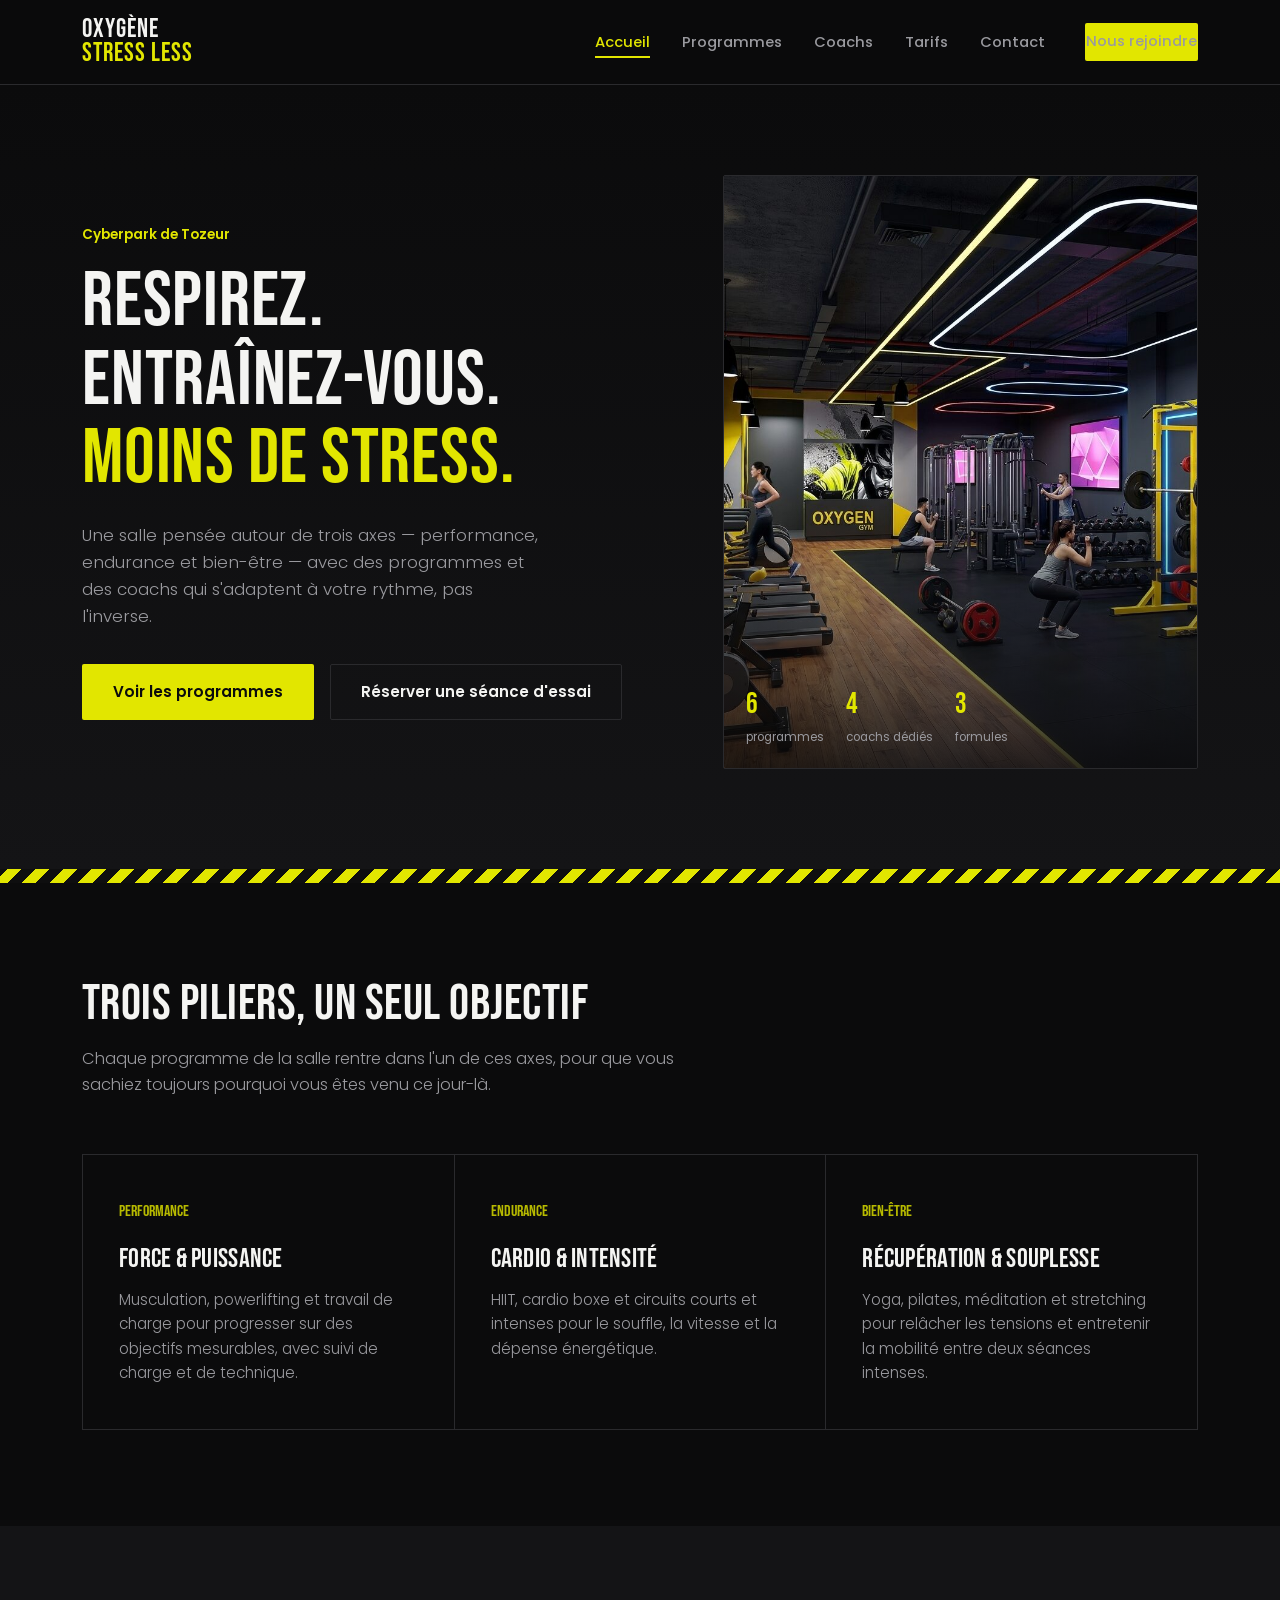
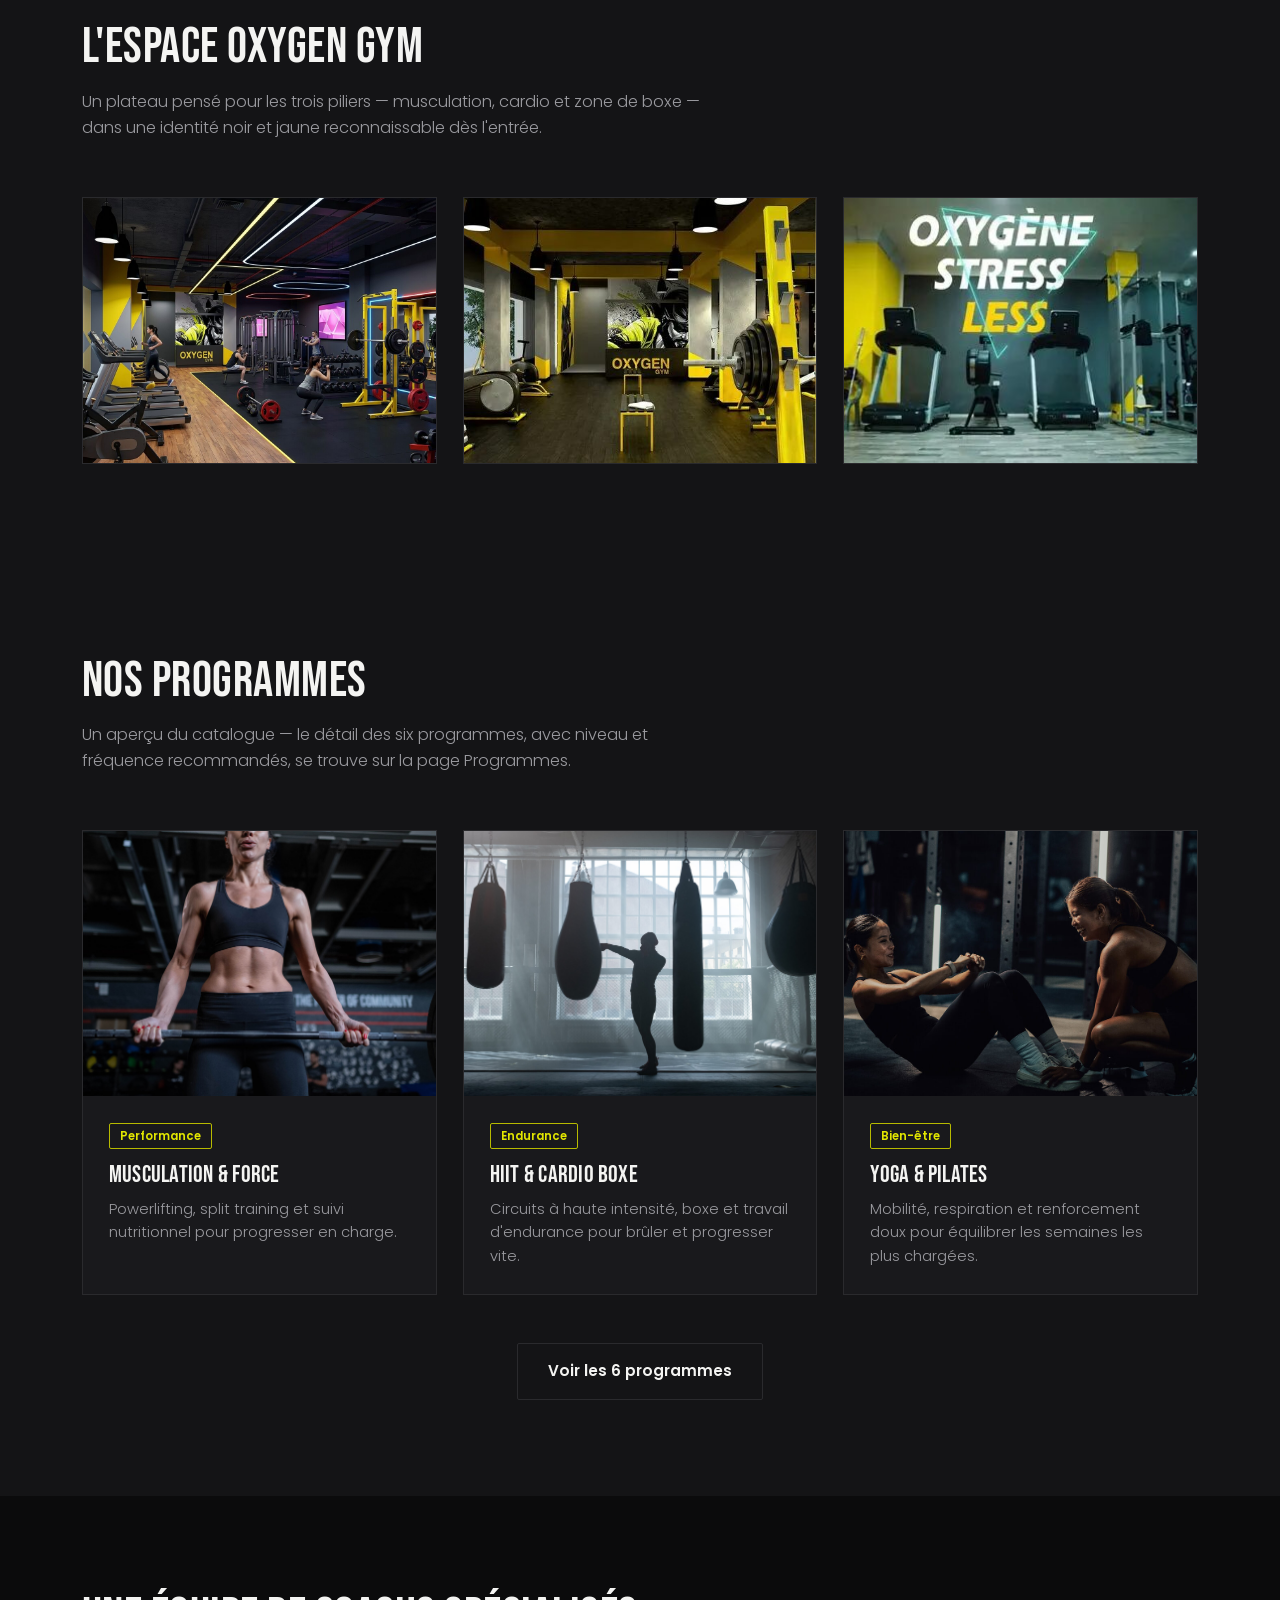
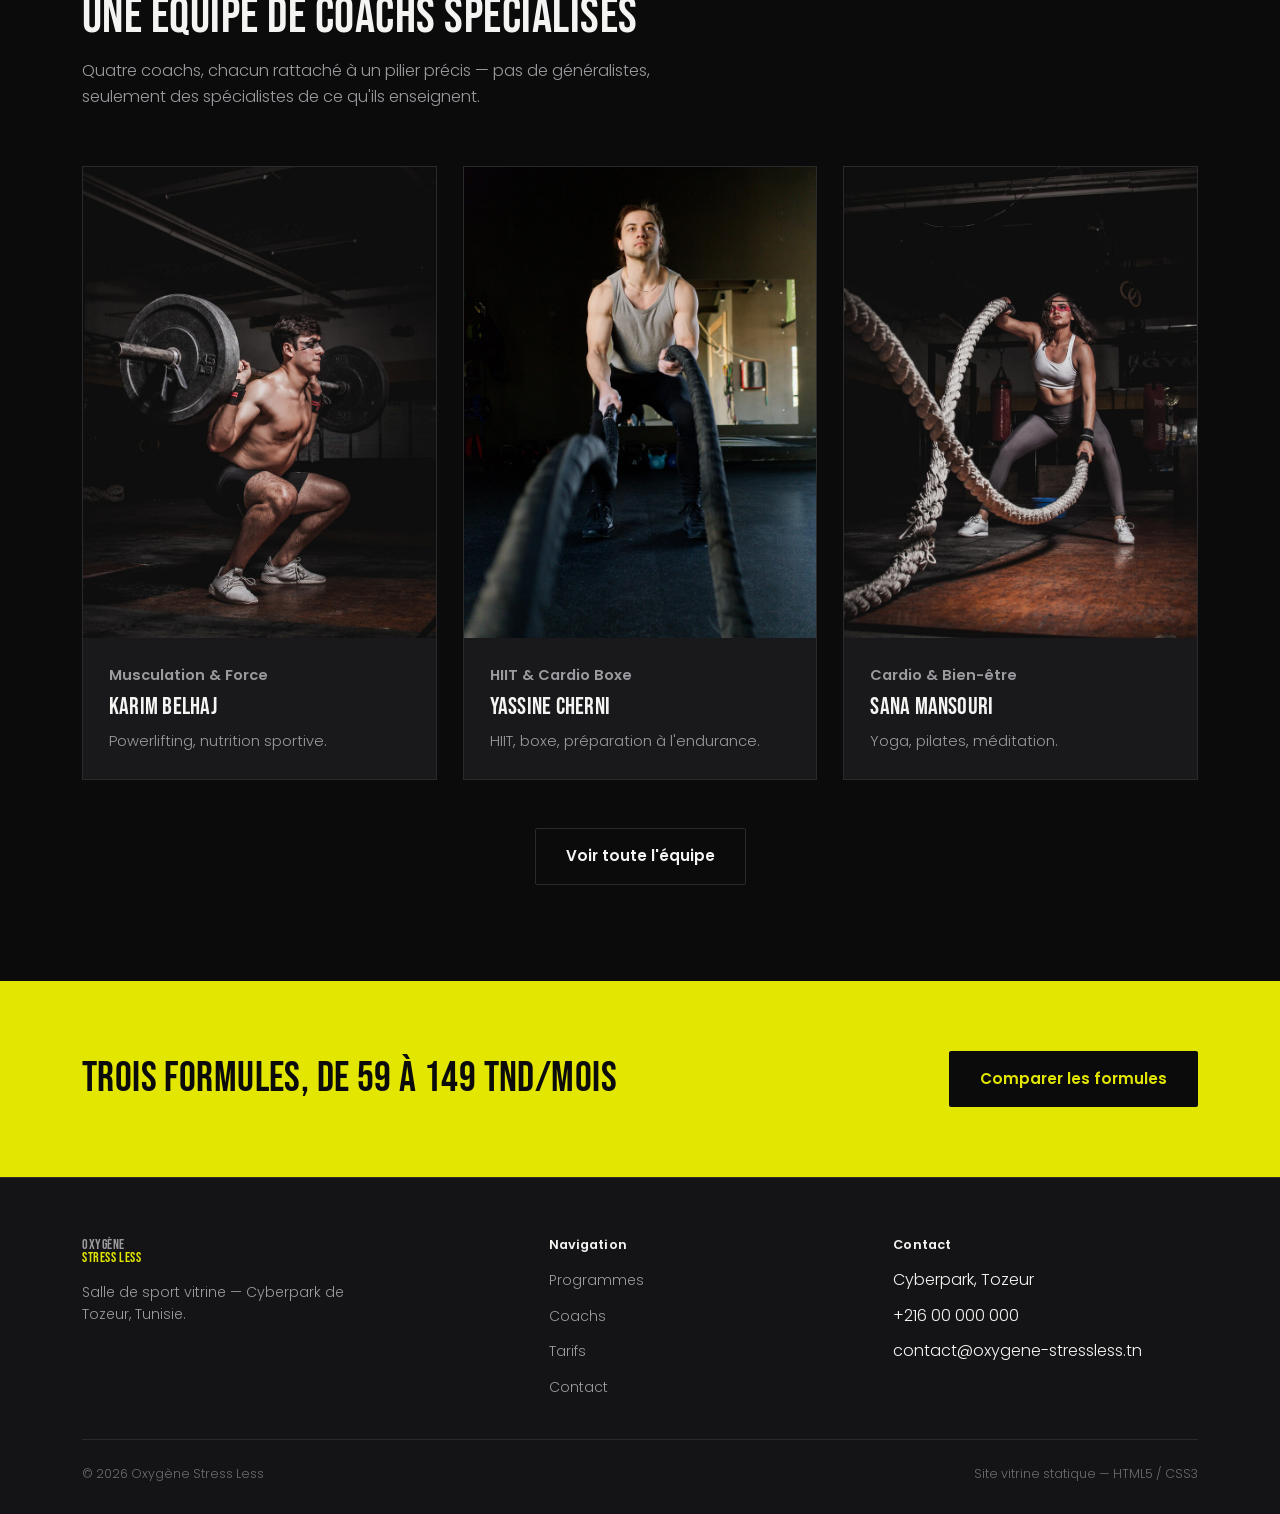
<file: index.html>
<!doctype html>
<html lang="fr">
<head>
<meta charset="UTF-8">
<meta name="viewport" content="width=device-width, initial-scale=1.0">
<title>Oxygène Stress Less — Salle de sport à Tozeur</title>
<meta name="description" content="Salle de sport Oxygène Stress Less au Cyberpark de Tozeur. Programmes de performance, endurance et bien-être avec coachs spécialisés.">
<link rel="stylesheet" href="assets/css/style.css">
</head>
<body>

<header class="site-header">
  <div class="container">
    <a href="index.html" class="brand"><span>OXYGÈNE</span><span>STRESS LESS</span></a>
    <nav class="main-nav" id="main-nav">
      <ul>
        <li><a href="index.html" aria-current="page">Accueil</a></li>
        <li><a href="programmes.html">Programmes</a></li>
        <li><a href="coachs.html">Coachs</a></li>
        <li><a href="tarifs.html">Tarifs</a></li>
        <li><a href="contact.html">Contact</a></li>
      </ul>
      <a href="contact.html" class="btn btn-solid">Nous rejoindre</a>
    </nav>
    <button class="nav-toggle" id="nav-toggle" aria-label="Ouvrir le menu" aria-expanded="false">☰</button>
  </div>
</header>

<section class="hero">
  <div class="container">
    <div class="hero-copy">
      <p class="hero-eyebrow">Cyberpark de Tozeur</p>
      <h1>Respirez.<br>Entraînez-vous.<br><em>Moins de stress.</em></h1>
      <p class="lead">Une salle pensée autour de trois axes — performance, endurance et bien-être — avec des programmes et des coachs qui s'adaptent à votre rythme, pas l'inverse.</p>
      <div class="hero-ctas">
        <a href="programmes.html" class="btn btn-solid">Voir les programmes</a>
        <a href="contact.html" class="btn btn-outline">Réserver une séance d'essai</a>
      </div>
    </div>
    <div class="hero-media">
      <img src="assets/img/oxygen-render-1.jpg" alt="Plateau de musculation Oxygen Gym, ambiance noir et jaune">
      <div class="hero-stats">
        <div>6<small>programmes</small></div>
        <div>4<small>coachs dédiés</small></div>
        <div>3<small>formules</small></div>
      </div>
    </div>
  </div>
</section>

<div class="hazard-strip"></div>

<section>
  <div class="container">
    <div class="section-head">
      <h2>Trois piliers, un seul objectif</h2>
      <p>Chaque programme de la salle rentre dans l'un de ces axes, pour que vous sachiez toujours pourquoi vous êtes venu ce jour-là.</p>
    </div>
    <div class="pillars">
      <div class="pillar">
        <span class="num">Performance</span>
        <h3>Force &amp; puissance</h3>
        <p>Musculation, powerlifting et travail de charge pour progresser sur des objectifs mesurables, avec suivi de charge et de technique.</p>
      </div>
      <div class="pillar">
        <span class="num">Endurance</span>
        <h3>Cardio &amp; intensité</h3>
        <p>HIIT, cardio boxe et circuits courts et intenses pour le souffle, la vitesse et la dépense énergétique.</p>
      </div>
      <div class="pillar">
        <span class="num">Bien-être</span>
        <h3>Récupération &amp; souplesse</h3>
        <p>Yoga, pilates, méditation et stretching pour relâcher les tensions et entretenir la mobilité entre deux séances intenses.</p>
      </div>
    </div>
  </div>
</section>

<section class="section-alt">
  <div class="container">
    <div class="section-head">
      <h2>L'espace Oxygen Gym</h2>
      <p>Un plateau pensé pour les trois piliers — musculation, cardio et zone de boxe — dans une identité noir et jaune reconnaissable dès l'entrée.</p>
    </div>
    <div class="grid-3">
      <div class="card">
        <div class="card-media"><img src="assets/img/oxygen-render-1.jpg" alt="Plateau de musculation et zone cardio, ambiance noir et jaune"></div>
      </div>
      <div class="card">
        <div class="card-media"><img src="assets/img/oxygen-render-2.jpg" alt="Entrée et zone d'accueil de la salle, signalétique Oxygen Gym"></div>
      </div>
      <div class="card">
        <div class="card-media"><img src="assets/img/oxygen-neon-sign.jpg" alt="Enseigne lumineuse Oxygène Stress Less au-dessus des tapis de course"></div>
      </div>
    </div>
  </div>
</section>

<section class="section-alt">
  <div class="container">
    <div class="section-head">
      <h2>Nos programmes</h2>
      <p>Un aperçu du catalogue — le détail des six programmes, avec niveau et fréquence recommandés, se trouve sur la page Programmes.</p>
    </div>
    <div class="grid-3">
      <div class="card">
        <div class="card-media"><img src="assets/img/deadlift2.jpeg" alt="Séance de musculation et de force"></div>
        <div class="card-body">
          <span class="card-tag">Performance</span>
          <h3>Musculation &amp; Force</h3>
          <p>Powerlifting, split training et suivi nutritionnel pour progresser en charge.</p>
        </div>
      </div>
      <div class="card">
        <div class="card-media"><img src="assets/img/boxing.jpeg" alt="Séance de cardio boxe sur sacs de frappe"></div>
        <div class="card-body">
          <span class="card-tag">Endurance</span>
          <h3>HIIT &amp; Cardio Boxe</h3>
          <p>Circuits à haute intensité, boxe et travail d'endurance pour brûler et progresser vite.</p>
        </div>
      </div>
      <div class="card">
        <div class="card-media"><img src="assets/img/situps.jpeg" alt="Séance de renforcement et bien-être en duo"></div>
        <div class="card-body">
          <span class="card-tag">Bien-être</span>
          <h3>Yoga &amp; Pilates</h3>
          <p>Mobilité, respiration et renforcement doux pour équilibrer les semaines les plus chargées.</p>
        </div>
      </div>
    </div>
    <div class="section-cta">
      <a href="programmes.html" class="btn btn-outline">Voir les 6 programmes</a>
    </div>
  </div>
</section>

<section>
  <div class="container">
    <div class="section-head">
      <h2>Une équipe de coachs spécialisés</h2>
      <p>Quatre coachs, chacun rattaché à un pilier précis — pas de généralistes, seulement des spécialistes de ce qu'ils enseignent.</p>
    </div>
    <div class="grid-3">
      <div class="card coach-card">
        <div class="card-media"><img src="assets/img/coach-karim.jpeg" alt="Karim Belhaj, coach musculation et force"></div>
        <div class="card-body">
          <p class="coach-role">Musculation &amp; Force</p>
          <h3>Karim Belhaj</h3>
          <p>Powerlifting, nutrition sportive.</p>
        </div>
      </div>
      <div class="card coach-card">
        <div class="card-media"><img src="assets/img/coach-yassine.jpeg" alt="Yassine Cherni, coach HIIT et cardio boxe"></div>
        <div class="card-body">
          <p class="coach-role">HIIT &amp; Cardio Boxe</p>
          <h3>Yassine Cherni</h3>
          <p>HIIT, boxe, préparation à l'endurance.</p>
        </div>
      </div>
      <div class="card coach-card">
        <div class="card-media"><img src="assets/img/coach-sana.jpeg" alt="Sana Mansouri, coach bien-être"></div>
        <div class="card-body">
          <p class="coach-role">Cardio &amp; Bien-être</p>
          <h3>Sana Mansouri</h3>
          <p>Yoga, pilates, méditation.</p>
        </div>
      </div>
    </div>
    <div class="section-cta">
      <a href="coachs.html" class="btn btn-outline">Voir toute l'équipe</a>
    </div>
  </div>
</section>

<div class="cta-band">
  <div class="container">
    <h2>Trois formules, de 59 à 149 TND/mois</h2>
    <a href="tarifs.html" class="btn btn-solid">Comparer les formules</a>
  </div>
</div>

<footer class="site-footer">
  <div class="container">
    <div class="footer-grid">
      <div>
        <a href="index.html" class="brand"><span>OXYGÈNE</span><span>STRESS LESS</span></a>
        <p style="margin-top:16px; max-width:32ch;">Salle de sport vitrine — Cyberpark de Tozeur, Tunisie.</p>
      </div>
      <div>
        <h4>Navigation</h4>
        <ul>
          <li><a href="programmes.html">Programmes</a></li>
          <li><a href="coachs.html">Coachs</a></li>
          <li><a href="tarifs.html">Tarifs</a></li>
          <li><a href="contact.html">Contact</a></li>
        </ul>
      </div>
      <div>
        <h4>Contact</h4>
        <ul>
          <li>Cyberpark, Tozeur</li>
          <li>+216 00 000 000</li>
          <li>contact@oxygene-stressless.tn</li>
        </ul>
      </div>
    </div>
    <div class="footer-bottom">
      <span>© 2026 Oxygène Stress Less</span>
      <span>Site vitrine statique — HTML5 / CSS3</span>
    </div>
  </div>
</footer>

<script>
  const t = document.getElementById('nav-toggle');
  const n = document.getElementById('main-nav');
  t.addEventListener('click', () => {
    const open = n.classList.toggle('open');
    t.setAttribute('aria-expanded', open);
  });
</script>
</body>
</html>
</file>
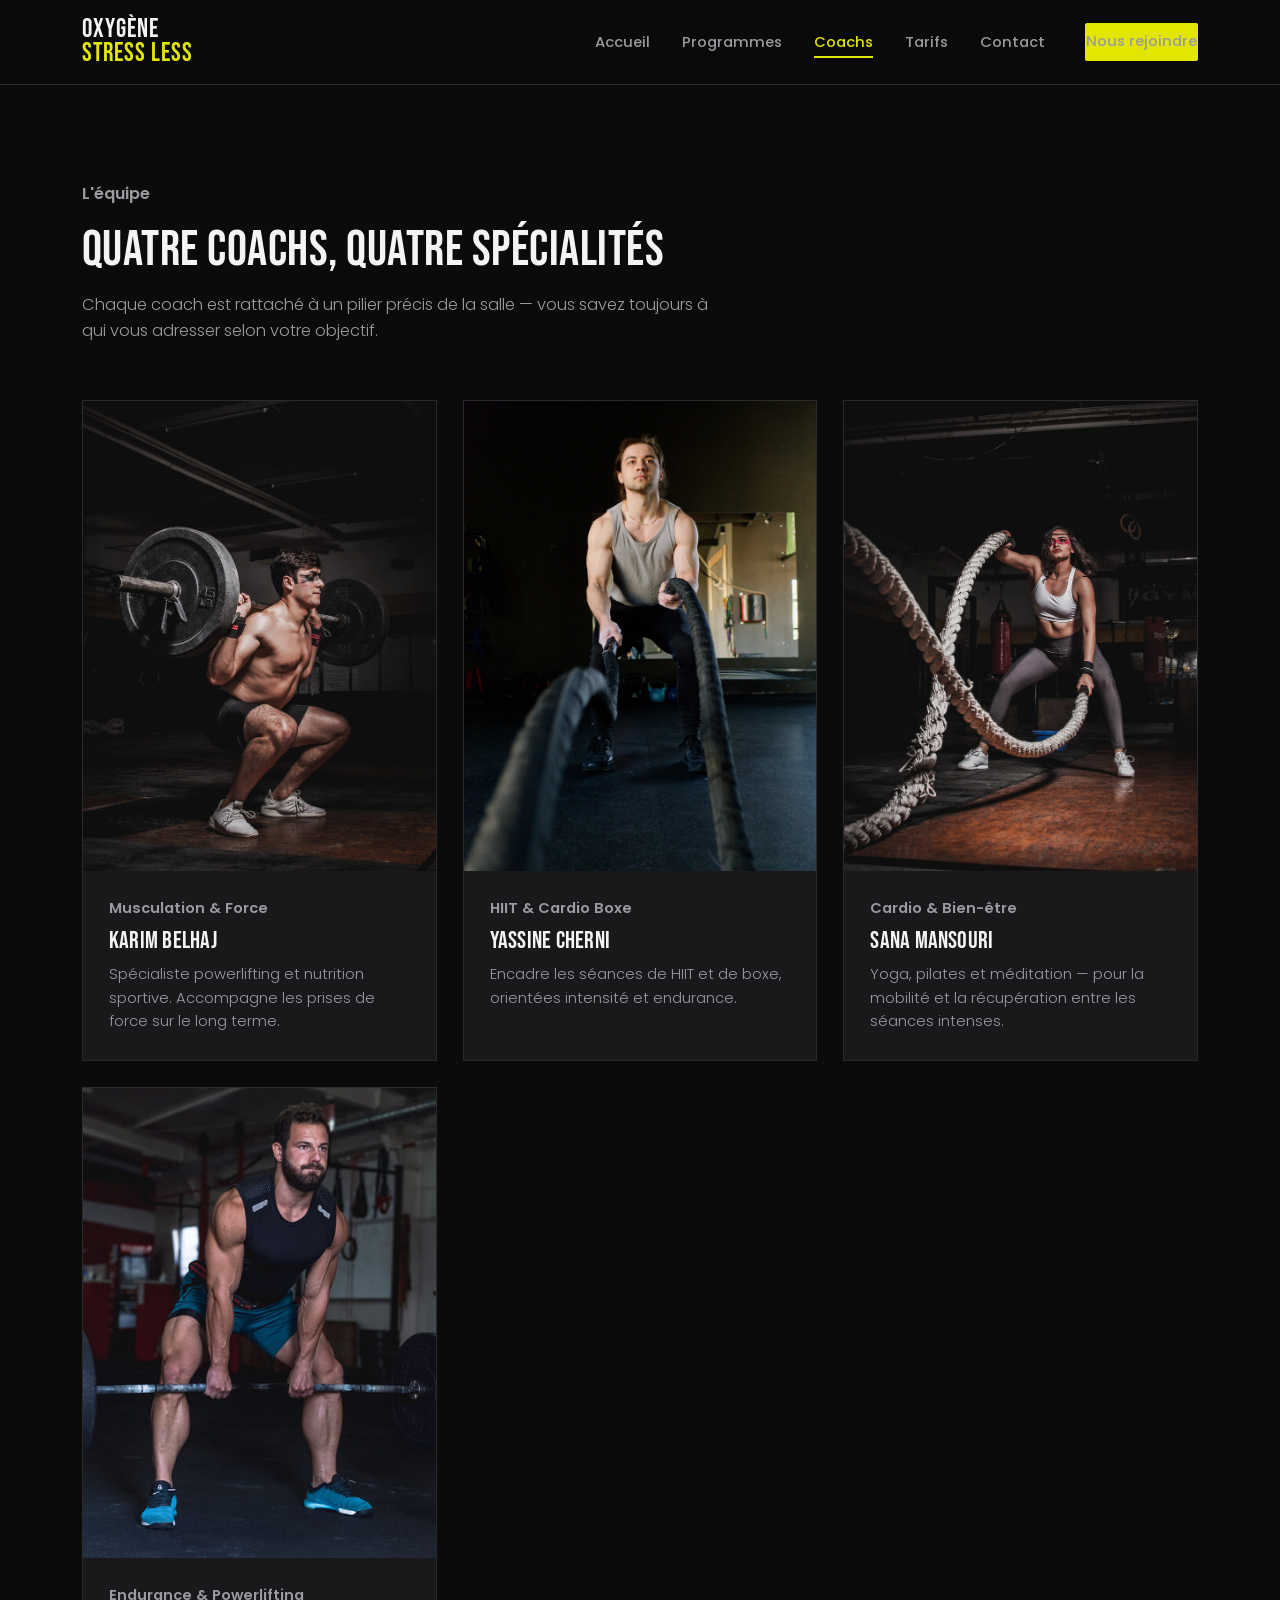
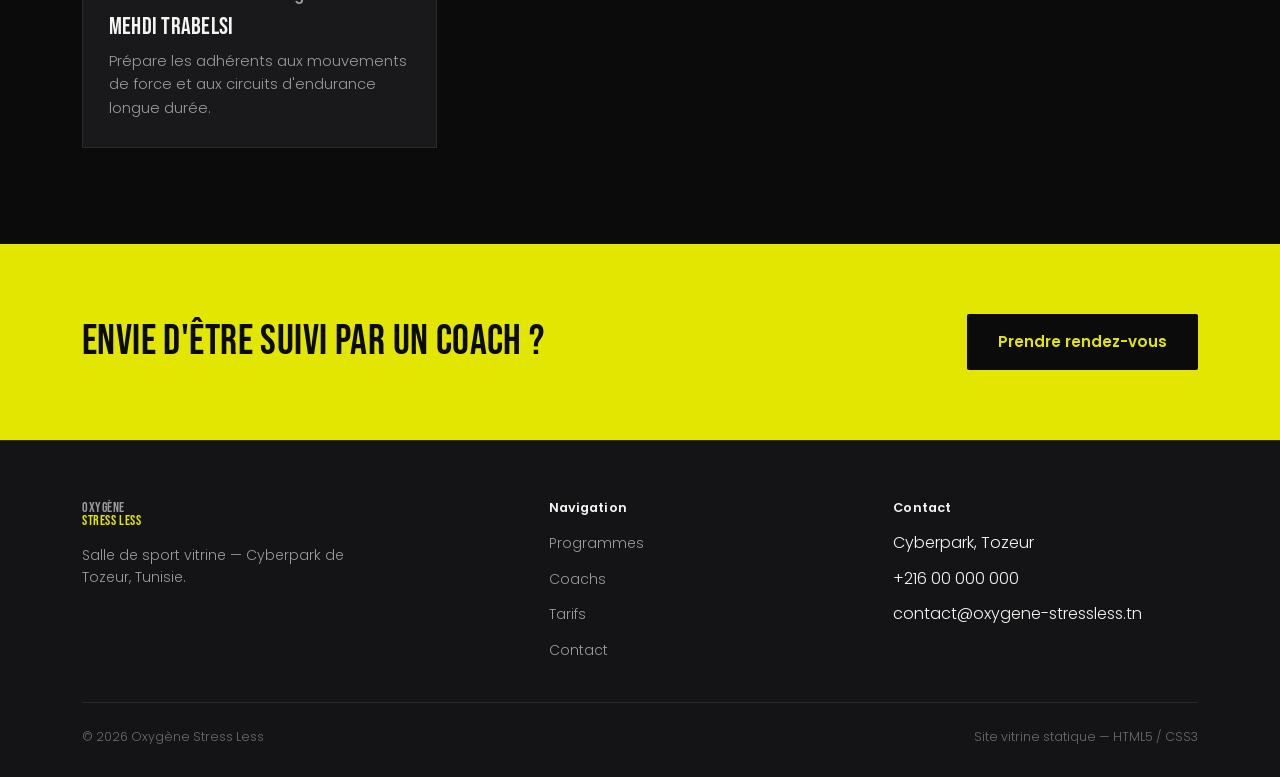
<file: coachs.html>
<!doctype html>
<html lang="fr">
<head>
<meta charset="UTF-8">
<meta name="viewport" content="width=device-width, initial-scale=1.0">
<title>Coachs — Oxygène Stress Less</title>
<meta name="description" content="L'équipe de coachs spécialisés de la salle Oxygène Stress Less au Cyberpark de Tozeur.">
<link rel="stylesheet" href="assets/css/style.css">
</head>
<body>

<header class="site-header">
  <div class="container">
    <a href="index.html" class="brand"><span>OXYGÈNE</span><span>STRESS LESS</span></a>
    <nav class="main-nav" id="main-nav">
      <ul>
        <li><a href="index.html">Accueil</a></li>
        <li><a href="programmes.html">Programmes</a></li>
        <li><a href="coachs.html" aria-current="page">Coachs</a></li>
        <li><a href="tarifs.html">Tarifs</a></li>
        <li><a href="contact.html">Contact</a></li>
      </ul>
      <a href="contact.html" class="btn btn-solid">Nous rejoindre</a>
    </nav>
    <button class="nav-toggle" id="nav-toggle" aria-label="Ouvrir le menu" aria-expanded="false">☰</button>
  </div>
</header>

<section style="padding-bottom:40px;">
  <div class="container">
    <div class="section-head" style="margin-bottom:16px;">
      <p class="hero-eyebrow">L'équipe</p>
      <h2>Quatre coachs, quatre spécialités</h2>
      <p>Chaque coach est rattaché à un pilier précis de la salle — vous savez toujours à qui vous adresser selon votre objectif.</p>
    </div>
  </div>
</section>

<section style="padding-top:0;">
  <div class="container">
    <div class="grid-3">
      <div class="card coach-card">
        <div class="card-media"><img src="assets/img/coach-karim.jpeg" alt="Karim Belhaj, coach musculation et force"></div>
        <div class="card-body">
          <p class="coach-role">Musculation &amp; Force</p>
          <h3>Karim Belhaj</h3>
          <p>Spécialiste powerlifting et nutrition sportive. Accompagne les prises de force sur le long terme.</p>
        </div>
      </div>
      <div class="card coach-card">
        <div class="card-media"><img src="assets/img/coach-yassine.jpeg" alt="Yassine Cherni, coach HIIT et cardio boxe"></div>
        <div class="card-body">
          <p class="coach-role">HIIT &amp; Cardio Boxe</p>
          <h3>Yassine Cherni</h3>
          <p>Encadre les séances de HIIT et de boxe, orientées intensité et endurance.</p>
        </div>
      </div>
      <div class="card coach-card">
        <div class="card-media"><img src="assets/img/coach-sana.jpeg" alt="Sana Mansouri, coach bien-être"></div>
        <div class="card-body">
          <p class="coach-role">Cardio &amp; Bien-être</p>
          <h3>Sana Mansouri</h3>
          <p>Yoga, pilates et méditation — pour la mobilité et la récupération entre les séances intenses.</p>
        </div>
      </div>
      <div class="card coach-card">
        <div class="card-media"><img src="assets/img/coach-mehdi.jpeg" alt="Mehdi Trabelsi, coach endurance"></div>
        <div class="card-body">
          <p class="coach-role">Endurance &amp; Powerlifting</p>
          <h3>Mehdi Trabelsi</h3>
          <p>Prépare les adhérents aux mouvements de force et aux circuits d'endurance longue durée.</p>
        </div>
      </div>
    </div>
  </div>
</section>

<div class="cta-band">
  <div class="container">
    <h2>Envie d'être suivi par un coach&nbsp;?</h2>
    <a href="contact.html" class="btn btn-solid">Prendre rendez-vous</a>
  </div>
</div>

<footer class="site-footer">
  <div class="container">
    <div class="footer-grid">
      <div>
        <a href="index.html" class="brand"><span>OXYGÈNE</span><span>STRESS LESS</span></a>
        <p style="margin-top:16px; max-width:32ch;">Salle de sport vitrine — Cyberpark de Tozeur, Tunisie.</p>
      </div>
      <div>
        <h4>Navigation</h4>
        <ul>
          <li><a href="programmes.html">Programmes</a></li>
          <li><a href="coachs.html">Coachs</a></li>
          <li><a href="tarifs.html">Tarifs</a></li>
          <li><a href="contact.html">Contact</a></li>
        </ul>
      </div>
      <div>
        <h4>Contact</h4>
        <ul>
          <li>Cyberpark, Tozeur</li>
          <li>+216 00 000 000</li>
          <li>contact@oxygene-stressless.tn</li>
        </ul>
      </div>
    </div>
    <div class="footer-bottom">
      <span>© 2026 Oxygène Stress Less</span>
      <span>Site vitrine statique — HTML5 / CSS3</span>
    </div>
  </div>
</footer>

<script>
  const t = document.getElementById('nav-toggle');
  const n = document.getElementById('main-nav');
  t.addEventListener('click', () => {
    const open = n.classList.toggle('open');
    t.setAttribute('aria-expanded', open);
  });
</script>
</body>
</html>
</file>
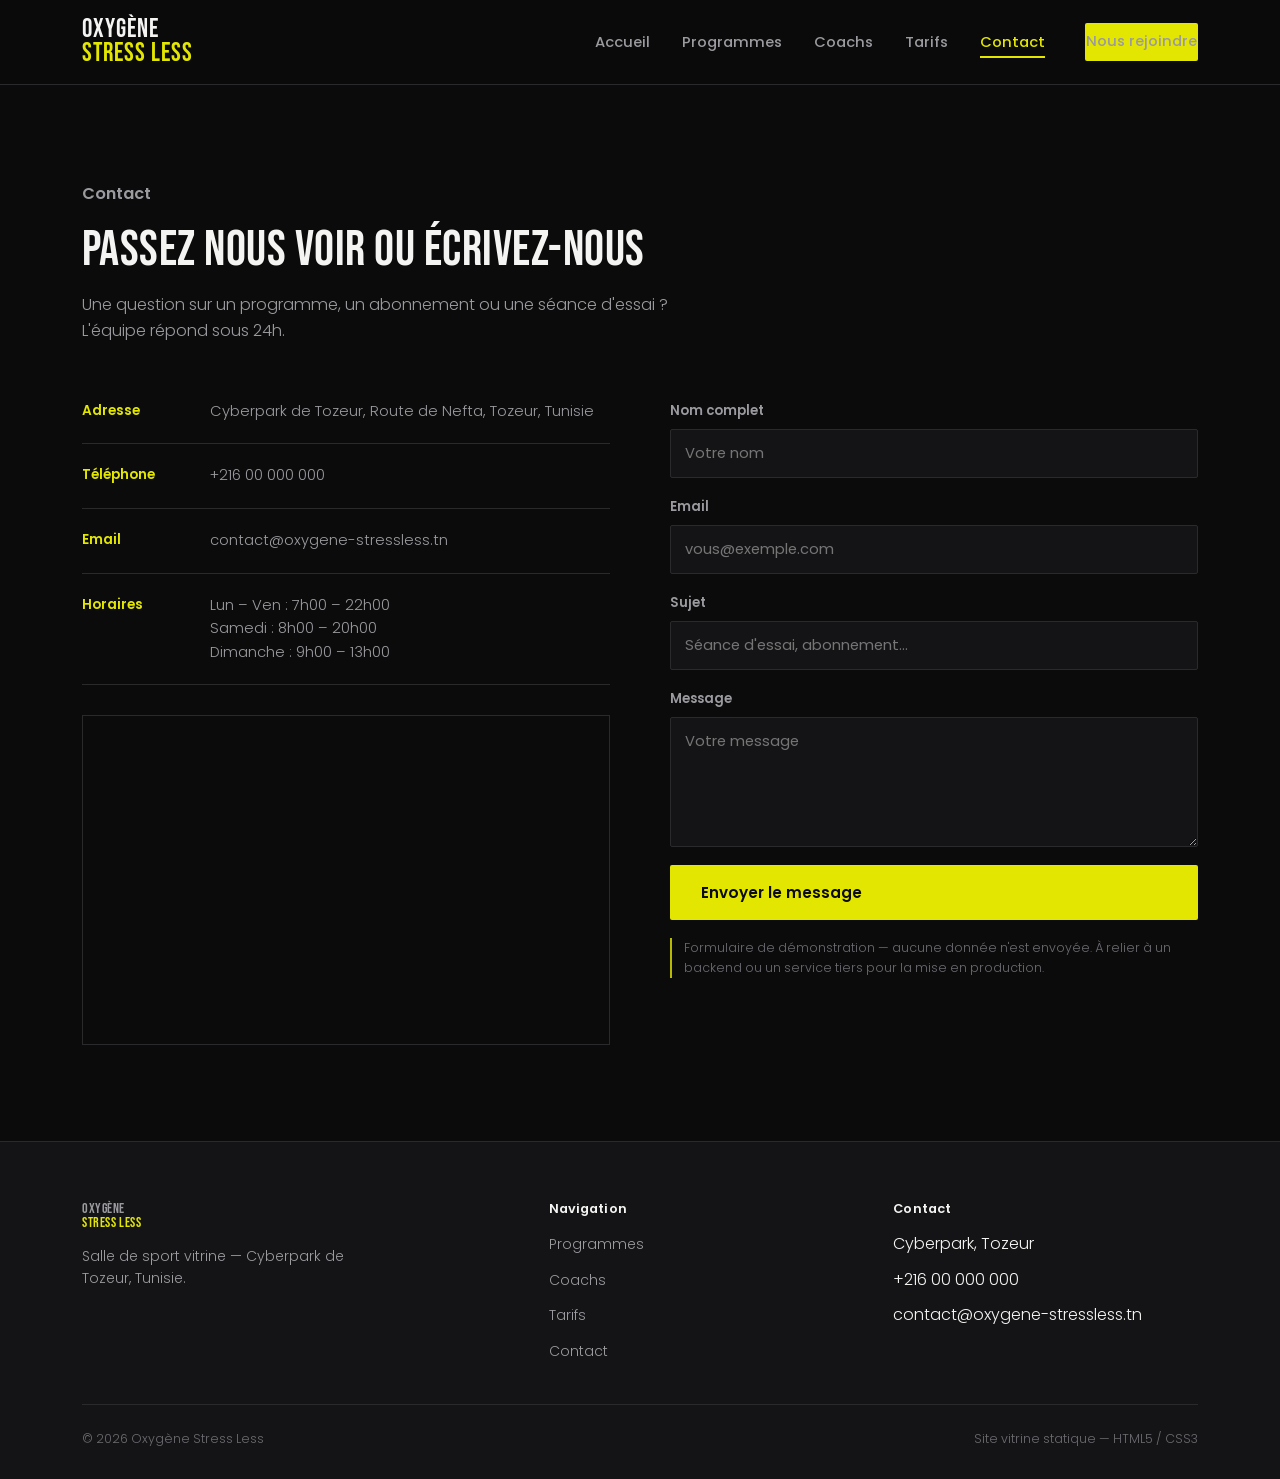
<file: contact.html>
<!doctype html>
<html lang="fr">
<head>
<meta charset="UTF-8">
<meta name="viewport" content="width=device-width, initial-scale=1.0">
<title>Contact — Oxygène Stress Less</title>
<meta name="description" content="Contactez la salle Oxygène Stress Less au Cyberpark de Tozeur — adresse, téléphone, horaires et formulaire.">
<link rel="stylesheet" href="assets/css/style.css">
</head>
<body>

<header class="site-header">
  <div class="container">
    <a href="index.html" class="brand"><span>OXYGÈNE</span><span>STRESS LESS</span></a>
    <nav class="main-nav" id="main-nav">
      <ul>
        <li><a href="index.html">Accueil</a></li>
        <li><a href="programmes.html">Programmes</a></li>
        <li><a href="coachs.html">Coachs</a></li>
        <li><a href="tarifs.html">Tarifs</a></li>
        <li><a href="contact.html" aria-current="page">Contact</a></li>
      </ul>
      <a href="contact.html" class="btn btn-solid">Nous rejoindre</a>
    </nav>
    <button class="nav-toggle" id="nav-toggle" aria-label="Ouvrir le menu" aria-expanded="false">☰</button>
  </div>
</header>

<section style="padding-bottom:40px;">
  <div class="container">
    <div class="section-head" style="margin-bottom:16px;">
      <p class="hero-eyebrow">Contact</p>
      <h2>Passez nous voir ou écrivez-nous</h2>
      <p>Une question sur un programme, un abonnement ou une séance d'essai&nbsp;? L'équipe répond sous 24h.</p>
    </div>
  </div>
</section>

<section style="padding-top:0;">
  <div class="container">
    <div class="contact-layout">

      <div>
        <div class="info-row">
          <div class="k">Adresse</div>
          <div class="v">Cyberpark de Tozeur, Route de Nefta, Tozeur, Tunisie</div>
        </div>
        <div class="info-row">
          <div class="k">Téléphone</div>
          <div class="v">+216 00 000 000</div>
        </div>
        <div class="info-row">
          <div class="k">Email</div>
          <div class="v">contact@oxygene-stressless.tn</div>
        </div>
        <div class="info-row">
          <div class="k">Horaires</div>
          <div class="v">
            Lun – Ven&nbsp;: 7h00 – 22h00<br>
            Samedi&nbsp;: 8h00 – 20h00<br>
            Dimanche&nbsp;: 9h00 – 13h00
          </div>
        </div>

        <div class="map-frame">
          <iframe src="https://www.google.com/maps?q=Cyberpark%20de%20Tozeur&output=embed" loading="lazy" title="Localisation Cyberpark de Tozeur"></iframe>
        </div>
      </div>

      <div>
        <form class="contact-form" onsubmit="return false;">
          <div class="field">
            <label for="name">Nom complet</label>
            <input type="text" id="name" name="name" placeholder="Votre nom" required>
          </div>
          <div class="field">
            <label for="email">Email</label>
            <input type="email" id="email" name="email" placeholder="vous@exemple.com" required>
          </div>
          <div class="field">
            <label for="subject">Sujet</label>
            <input type="text" id="subject" name="subject" placeholder="Séance d'essai, abonnement…">
          </div>
          <div class="field">
            <label for="message">Message</label>
            <textarea id="message" name="message" placeholder="Votre message"></textarea>
          </div>
          <button type="submit" class="btn btn-solid">Envoyer le message</button>
          <p class="form-note">Formulaire de démonstration — aucune donnée n'est envoyée. À relier à un backend ou un service tiers pour la mise en production.</p>
        </form>
      </div>

    </div>
  </div>
</section>

<footer class="site-footer">
  <div class="container">
    <div class="footer-grid">
      <div>
        <a href="index.html" class="brand"><span>OXYGÈNE</span><span>STRESS LESS</span></a>
        <p style="margin-top:16px; max-width:32ch;">Salle de sport vitrine — Cyberpark de Tozeur, Tunisie.</p>
      </div>
      <div>
        <h4>Navigation</h4>
        <ul>
          <li><a href="programmes.html">Programmes</a></li>
          <li><a href="coachs.html">Coachs</a></li>
          <li><a href="tarifs.html">Tarifs</a></li>
          <li><a href="contact.html">Contact</a></li>
        </ul>
      </div>
      <div>
        <h4>Contact</h4>
        <ul>
          <li>Cyberpark, Tozeur</li>
          <li>+216 00 000 000</li>
          <li>contact@oxygene-stressless.tn</li>
        </ul>
      </div>
    </div>
    <div class="footer-bottom">
      <span>© 2026 Oxygène Stress Less</span>
      <span>Site vitrine statique — HTML5 / CSS3</span>
    </div>
  </div>
</footer>

<script>
  const t = document.getElementById('nav-toggle');
  const n = document.getElementById('main-nav');
  t.addEventListener('click', () => {
    const open = n.classList.toggle('open');
    t.setAttribute('aria-expanded', open);
  });
</script>
</body>
</html>
</file>
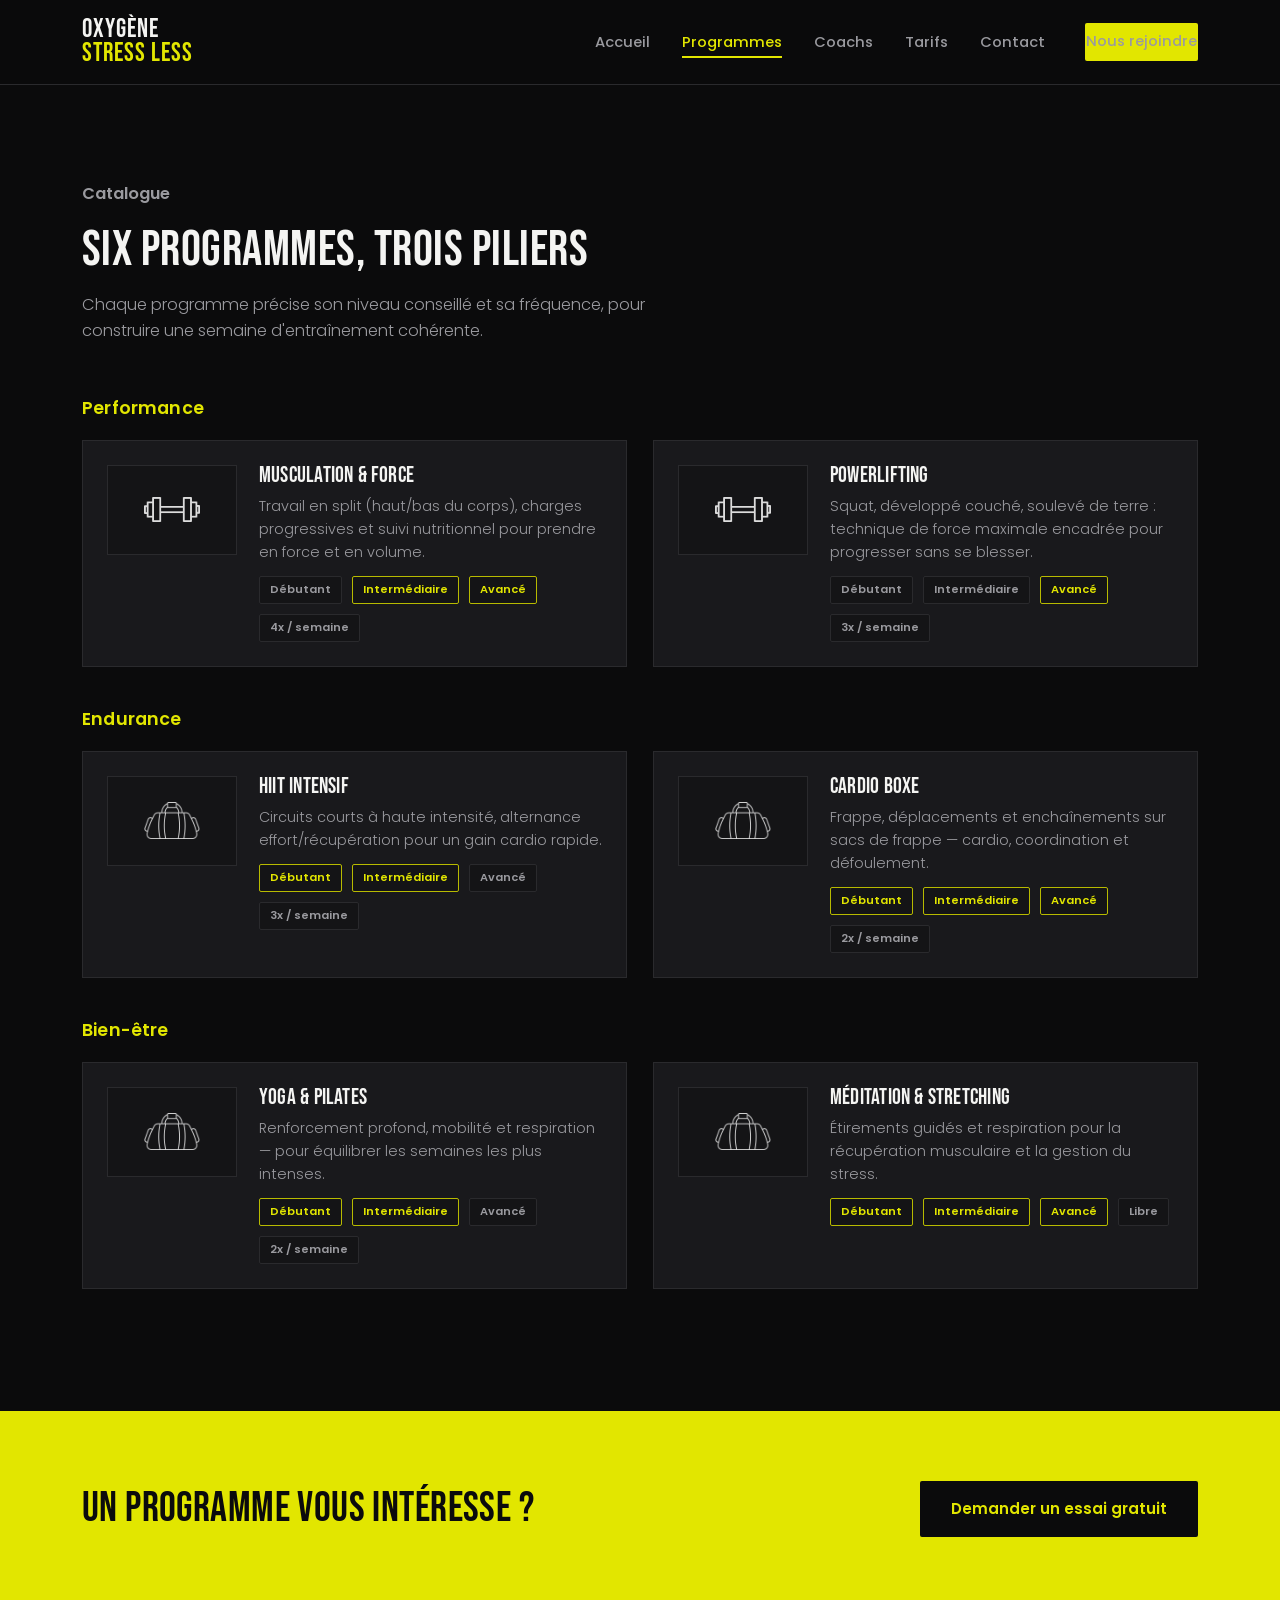
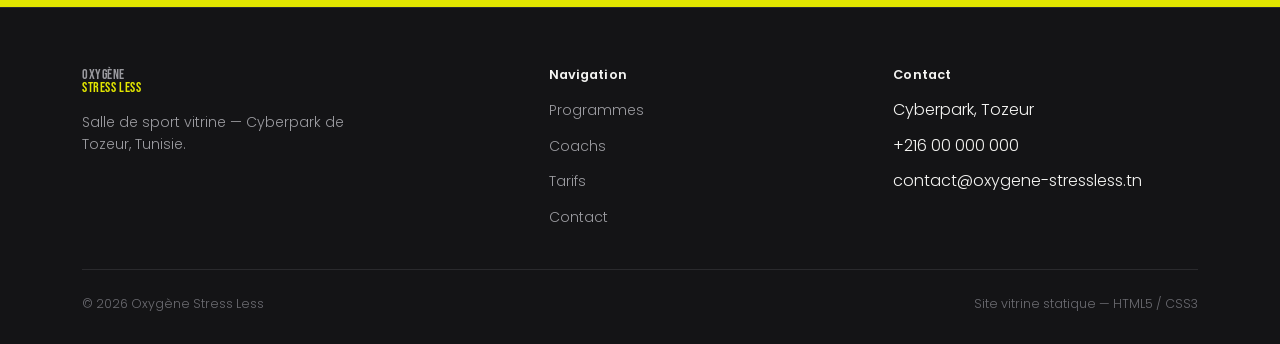
<file: programmes.html>
<!doctype html>
<html lang="fr">
<head>
<meta charset="UTF-8">
<meta name="viewport" content="width=device-width, initial-scale=1.0">
<title>Programmes — Oxygène Stress Less</title>
<meta name="description" content="Les six programmes de la salle Oxygène Stress Less : performance, endurance et bien-être, avec niveau et fréquence recommandés.">
<link rel="stylesheet" href="assets/css/style.css">
</head>
<body>

<header class="site-header">
  <div class="container">
    <a href="index.html" class="brand"><span>OXYGÈNE</span><span>STRESS LESS</span></a>
    <nav class="main-nav" id="main-nav">
      <ul>
        <li><a href="index.html">Accueil</a></li>
        <li><a href="programmes.html" aria-current="page">Programmes</a></li>
        <li><a href="coachs.html">Coachs</a></li>
        <li><a href="tarifs.html">Tarifs</a></li>
        <li><a href="contact.html">Contact</a></li>
      </ul>
      <a href="contact.html" class="btn btn-solid">Nous rejoindre</a>
    </nav>
    <button class="nav-toggle" id="nav-toggle" aria-label="Ouvrir le menu" aria-expanded="false">☰</button>
  </div>
</header>

<section style="padding-bottom:40px;">
  <div class="container">
    <div class="section-head" style="margin-bottom:16px;">
      <p class="hero-eyebrow">Catalogue</p>
      <h2>Six programmes, trois piliers</h2>
      <p>Chaque programme précise son niveau conseillé et sa fréquence, pour construire une semaine d'entraînement cohérente.</p>
    </div>
  </div>
</section>

<section style="padding-top:0;">
  <div class="container">

    <h3 style="font-size:1.1rem; font-family:var(--font-body); font-weight:600; color:var(--yellow); text-transform:none; margin-bottom:22px;">Performance</h3>
    <div class="programme-row">
      <div class="programme-card">
        <div class="icon"><img src="assets/img/icon-dumbbell.png" alt=""></div>
        <div>
          <h3>Musculation &amp; Force</h3>
          <p>Travail en split (haut/bas du corps), charges progressives et suivi nutritionnel pour prendre en force et en volume.</p>
          <div class="meta-row">
            <span class="level-badge">Débutant</span>
            <span class="level-badge on">Intermédiaire</span>
            <span class="level-badge on">Avancé</span>
            <span class="level-badge">4x / semaine</span>
          </div>
        </div>
      </div>
      <div class="programme-card">
        <div class="icon"><img src="assets/img/icon-dumbbell.png" alt=""></div>
        <div>
          <h3>Powerlifting</h3>
          <p>Squat, développé couché, soulevé de terre : technique de force maximale encadrée pour progresser sans se blesser.</p>
          <div class="meta-row">
            <span class="level-badge">Débutant</span>
            <span class="level-badge">Intermédiaire</span>
            <span class="level-badge on">Avancé</span>
            <span class="level-badge">3x / semaine</span>
          </div>
        </div>
      </div>
    </div>

    <h3 style="font-size:1.1rem; font-family:var(--font-body); font-weight:600; color:var(--yellow); text-transform:none; margin:44px 0 22px;">Endurance</h3>
    <div class="programme-row">
      <div class="programme-card">
        <div class="icon"><img src="assets/img/icon-bag.png" alt=""></div>
        <div>
          <h3>HIIT Intensif</h3>
          <p>Circuits courts à haute intensité, alternance effort/récupération pour un gain cardio rapide.</p>
          <div class="meta-row">
            <span class="level-badge on">Débutant</span>
            <span class="level-badge on">Intermédiaire</span>
            <span class="level-badge">Avancé</span>
            <span class="level-badge">3x / semaine</span>
          </div>
        </div>
      </div>
      <div class="programme-card">
        <div class="icon"><img src="assets/img/icon-bag.png" alt=""></div>
        <div>
          <h3>Cardio Boxe</h3>
          <p>Frappe, déplacements et enchaînements sur sacs de frappe — cardio, coordination et défoulement.</p>
          <div class="meta-row">
            <span class="level-badge on">Débutant</span>
            <span class="level-badge on">Intermédiaire</span>
            <span class="level-badge on">Avancé</span>
            <span class="level-badge">2x / semaine</span>
          </div>
        </div>
      </div>
    </div>

    <h3 style="font-size:1.1rem; font-family:var(--font-body); font-weight:600; color:var(--yellow); text-transform:none; margin:44px 0 22px;">Bien-être</h3>
    <div class="programme-row">
      <div class="programme-card">
        <div class="icon"><img src="assets/img/icon-bag.png" alt=""></div>
        <div>
          <h3>Yoga &amp; Pilates</h3>
          <p>Renforcement profond, mobilité et respiration — pour équilibrer les semaines les plus intenses.</p>
          <div class="meta-row">
            <span class="level-badge on">Débutant</span>
            <span class="level-badge on">Intermédiaire</span>
            <span class="level-badge">Avancé</span>
            <span class="level-badge">2x / semaine</span>
          </div>
        </div>
      </div>
      <div class="programme-card">
        <div class="icon"><img src="assets/img/icon-bag.png" alt=""></div>
        <div>
          <h3>Méditation &amp; Stretching</h3>
          <p>Étirements guidés et respiration pour la récupération musculaire et la gestion du stress.</p>
          <div class="meta-row">
            <span class="level-badge on">Débutant</span>
            <span class="level-badge on">Intermédiaire</span>
            <span class="level-badge on">Avancé</span>
            <span class="level-badge">Libre</span>
          </div>
        </div>
      </div>
    </div>

  </div>
</section>

<div class="cta-band">
  <div class="container">
    <h2>Un programme vous intéresse&nbsp;?</h2>
    <a href="contact.html" class="btn btn-solid">Demander un essai gratuit</a>
  </div>
</div>

<footer class="site-footer">
  <div class="container">
    <div class="footer-grid">
      <div>
        <a href="index.html" class="brand"><span>OXYGÈNE</span><span>STRESS LESS</span></a>
        <p style="margin-top:16px; max-width:32ch;">Salle de sport vitrine — Cyberpark de Tozeur, Tunisie.</p>
      </div>
      <div>
        <h4>Navigation</h4>
        <ul>
          <li><a href="programmes.html">Programmes</a></li>
          <li><a href="coachs.html">Coachs</a></li>
          <li><a href="tarifs.html">Tarifs</a></li>
          <li><a href="contact.html">Contact</a></li>
        </ul>
      </div>
      <div>
        <h4>Contact</h4>
        <ul>
          <li>Cyberpark, Tozeur</li>
          <li>+216 00 000 000</li>
          <li>contact@oxygene-stressless.tn</li>
        </ul>
      </div>
    </div>
    <div class="footer-bottom">
      <span>© 2026 Oxygène Stress Less</span>
      <span>Site vitrine statique — HTML5 / CSS3</span>
    </div>
  </div>
</footer>

<script>
  const t = document.getElementById('nav-toggle');
  const n = document.getElementById('main-nav');
  t.addEventListener('click', () => {
    const open = n.classList.toggle('open');
    t.setAttribute('aria-expanded', open);
  });
</script>
</body>
</html>
</file>
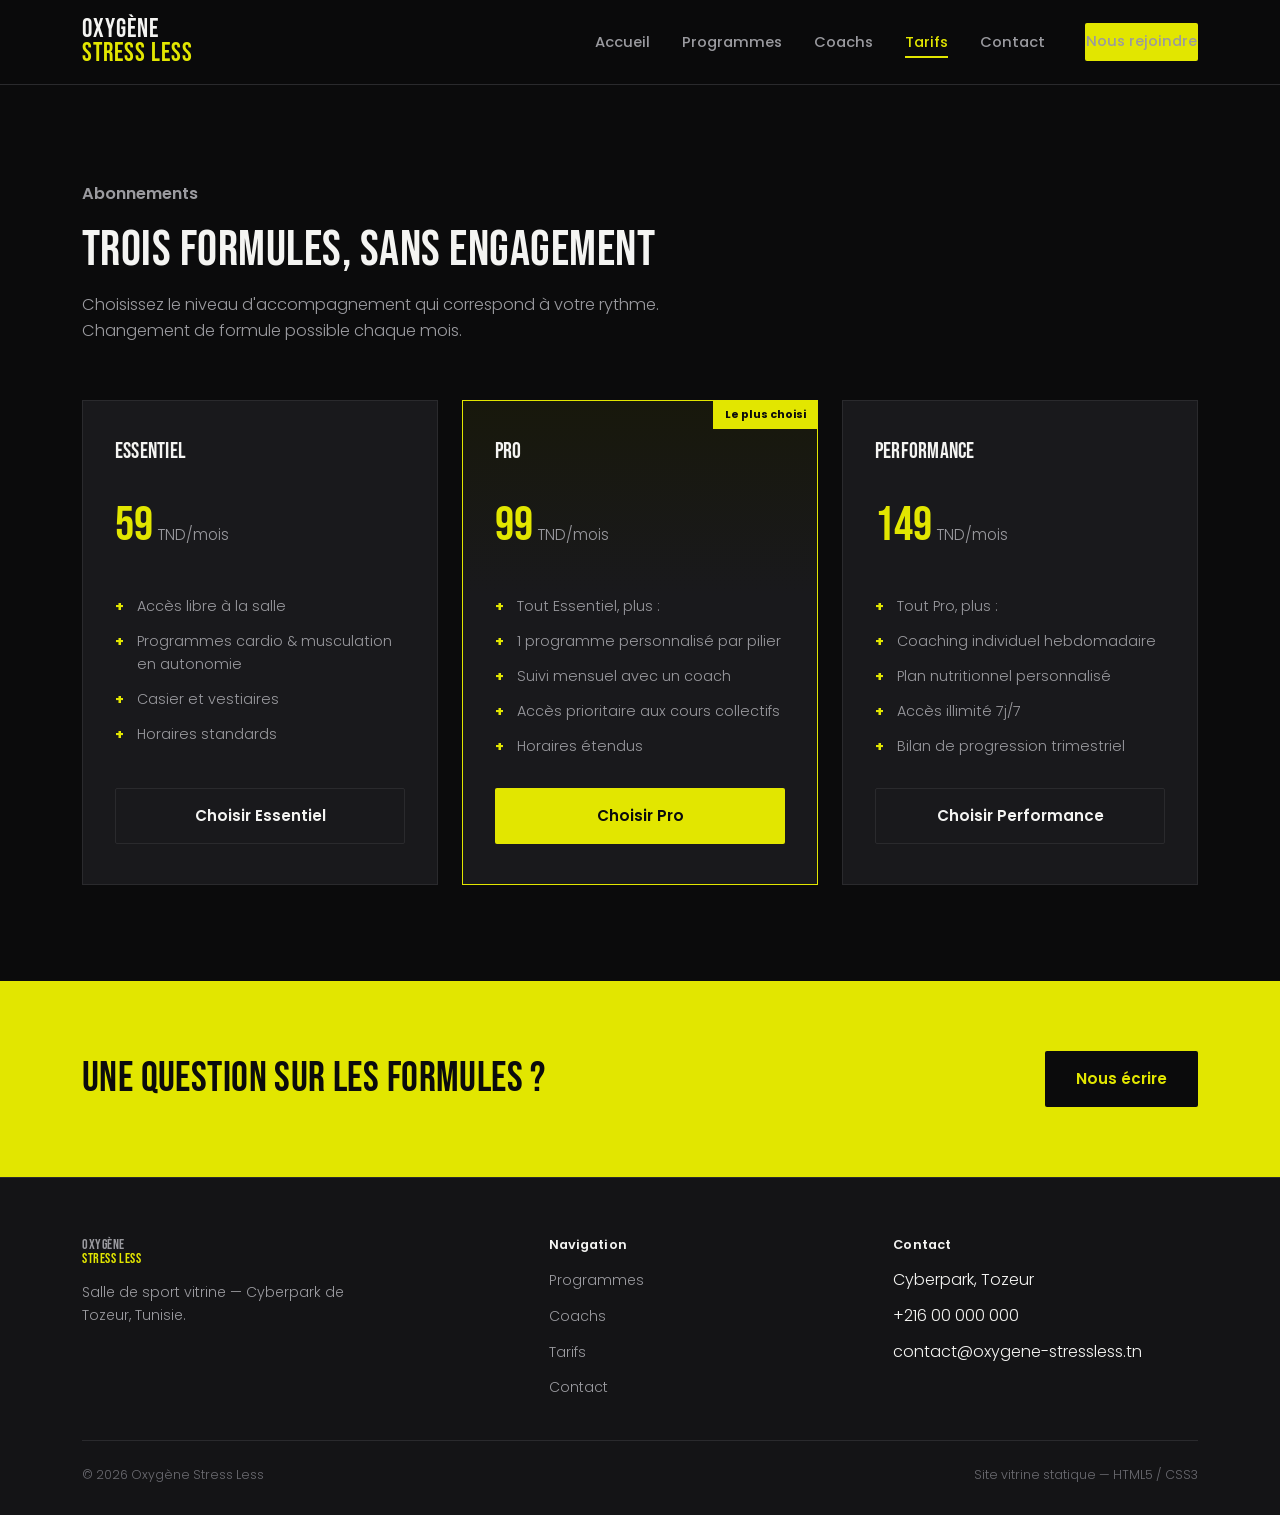
<file: tarifs.html>
<!doctype html>
<html lang="fr">
<head>
<meta charset="UTF-8">
<meta name="viewport" content="width=device-width, initial-scale=1.0">
<title>Tarifs — Oxygène Stress Less</title>
<meta name="description" content="Trois formules d'abonnement, de 59 à 149 TND par mois, pour la salle Oxygène Stress Less.">
<link rel="stylesheet" href="assets/css/style.css">
</head>
<body>

<header class="site-header">
  <div class="container">
    <a href="index.html" class="brand"><span>OXYGÈNE</span><span>STRESS LESS</span></a>
    <nav class="main-nav" id="main-nav">
      <ul>
        <li><a href="index.html">Accueil</a></li>
        <li><a href="programmes.html">Programmes</a></li>
        <li><a href="coachs.html">Coachs</a></li>
        <li><a href="tarifs.html" aria-current="page">Tarifs</a></li>
        <li><a href="contact.html">Contact</a></li>
      </ul>
      <a href="contact.html" class="btn btn-solid">Nous rejoindre</a>
    </nav>
    <button class="nav-toggle" id="nav-toggle" aria-label="Ouvrir le menu" aria-expanded="false">☰</button>
  </div>
</header>

<section style="padding-bottom:40px;">
  <div class="container">
    <div class="section-head" style="margin-bottom:16px;">
      <p class="hero-eyebrow">Abonnements</p>
      <h2>Trois formules, sans engagement</h2>
      <p>Choisissez le niveau d'accompagnement qui correspond à votre rythme. Changement de formule possible chaque mois.</p>
    </div>
  </div>
</section>

<section style="padding-top:0;">
  <div class="container">
    <div class="pricing-grid">

      <div class="plan">
        <h3>Essentiel</h3>
        <div class="price">59<small> TND/mois</small></div>
        <ul>
          <li>Accès libre à la salle</li>
          <li>Programmes cardio &amp; musculation en autonomie</li>
          <li>Casier et vestiaires</li>
          <li>Horaires standards</li>
        </ul>
        <a href="contact.html" class="btn btn-outline">Choisir Essentiel</a>
      </div>

      <div class="plan featured">
        <h3>Pro</h3>
        <div class="price">99<small> TND/mois</small></div>
        <ul>
          <li>Tout Essentiel, plus :</li>
          <li>1 programme personnalisé par pilier</li>
          <li>Suivi mensuel avec un coach</li>
          <li>Accès prioritaire aux cours collectifs</li>
          <li>Horaires étendus</li>
        </ul>
        <a href="contact.html" class="btn btn-solid">Choisir Pro</a>
      </div>

      <div class="plan">
        <h3>Performance</h3>
        <div class="price">149<small> TND/mois</small></div>
        <ul>
          <li>Tout Pro, plus :</li>
          <li>Coaching individuel hebdomadaire</li>
          <li>Plan nutritionnel personnalisé</li>
          <li>Accès illimité 7j/7</li>
          <li>Bilan de progression trimestriel</li>
        </ul>
        <a href="contact.html" class="btn btn-outline">Choisir Performance</a>
      </div>

    </div>
  </div>
</section>

<div class="cta-band">
  <div class="container">
    <h2>Une question sur les formules&nbsp;?</h2>
    <a href="contact.html" class="btn btn-solid">Nous écrire</a>
  </div>
</div>

<footer class="site-footer">
  <div class="container">
    <div class="footer-grid">
      <div>
        <a href="index.html" class="brand"><span>OXYGÈNE</span><span>STRESS LESS</span></a>
        <p style="margin-top:16px; max-width:32ch;">Salle de sport vitrine — Cyberpark de Tozeur, Tunisie.</p>
      </div>
      <div>
        <h4>Navigation</h4>
        <ul>
          <li><a href="programmes.html">Programmes</a></li>
          <li><a href="coachs.html">Coachs</a></li>
          <li><a href="tarifs.html">Tarifs</a></li>
          <li><a href="contact.html">Contact</a></li>
        </ul>
      </div>
      <div>
        <h4>Contact</h4>
        <ul>
          <li>Cyberpark, Tozeur</li>
          <li>+216 00 000 000</li>
          <li>contact@oxygene-stressless.tn</li>
        </ul>
      </div>
    </div>
    <div class="footer-bottom">
      <span>© 2026 Oxygène Stress Less</span>
      <span>Site vitrine statique — HTML5 / CSS3</span>
    </div>
  </div>
</footer>

<script>
  const t = document.getElementById('nav-toggle');
  const n = document.getElementById('main-nav');
  t.addEventListener('click', () => {
    const open = n.classList.toggle('open');
    t.setAttribute('aria-expanded', open);
  });
</script>
</body>
</html>
</file>
<file: assets/css/style.css>
/* ==========================================================================
   Oxygène Stress Less — Design tokens
   ========================================================================== */
@import url('https://fonts.googleapis.com/css2?family=Bebas+Neue&family=Poppins:ital,wght@0,300;0,400;0,500;0,600;0,700;1,400&display=swap');

:root{
  --bg:          #0b0b0c;
  --bg-alt:      #141416;
  --card:        #19191c;
  --line:        #2a2a2d;
  --yellow:      #e2e600;
  --yellow-deep: #b7ba00;
  --text:        #f4f4f2;
  --text-muted:  #9a9a9f;
  --text-dim:    #6c6c72;

  --font-display: 'Bebas Neue', sans-serif;
  --font-body: 'Poppins', sans-serif;

  --container: 1180px;
}

*,*::before,*::after{ box-sizing: border-box; }
html{ scroll-behavior: smooth; }
body{
  margin:0;
  background: var(--bg);
  color: var(--text);
  font-family: var(--font-body);
  font-weight: 300;
  line-height: 1.6;
  -webkit-font-smoothing: antialiased;
}
img{ max-width:100%; display:block; }
a{ color: inherit; text-decoration:none; }
ul{ margin:0; padding:0; list-style:none; }
h1,h2,h3,h4{
  font-family: var(--font-display);
  font-weight: 400;
  letter-spacing: .01em;
  line-height: 1.02;
  margin: 0;
  text-transform: uppercase;
}
p{ margin:0; }
:focus-visible{ outline: 2px solid var(--yellow); outline-offset: 3px; }

.container{
  max-width: var(--container);
  margin: 0 auto;
  padding: 0 32px;
}

/* Diagonal hazard motif — used once as a structural signature, not scattered */
.hazard-strip{
  height: 14px;
  background: repeating-linear-gradient(
    -45deg,
    var(--yellow), var(--yellow) 10px,
    #0e0e0f 10px, #0e0e0f 20px
  );
}

/* ---------- Buttons ---------- */
.btn{
  display: inline-flex;
  align-items: center;
  gap: 10px;
  padding: 15px 30px;
  font-family: var(--font-body);
  font-weight: 600;
  font-size: 0.95rem;
  border-radius: 2px;
  border: 1px solid transparent;
  cursor: pointer;
  transition: background-color .18s ease, color .18s ease, border-color .18s ease;
}
.btn-solid{
  background: var(--yellow);
  color: #0b0b0c;
}
.btn-solid:hover{ background: #f2f700; }
.btn-outline{
  background: transparent;
  color: var(--text);
  border-color: var(--line);
}
.btn-outline:hover{
  border-color: var(--yellow);
  color: var(--yellow);
}

/* ---------- Header ---------- */
.site-header{
  position: sticky;
  top: 0;
  z-index: 100;
  background: rgba(11,11,12,.92);
  backdrop-filter: blur(8px);
  border-bottom: 1px solid var(--line);
}
.site-header .container{
  display: flex;
  align-items: center;
  justify-content: space-between;
  height: 84px;
}
.brand{
  font-family: var(--font-display);
  font-size: 1.6rem;
  letter-spacing: .04em;
  display: flex;
  flex-direction: column;
  line-height: .95;
}
.brand span:last-child{ color: var(--yellow); }

.main-nav{
  display: flex;
  align-items: center;
  gap: 40px;
}
.main-nav ul{ display:flex; gap: 32px; }
.main-nav a{
  font-size: .92rem;
  font-weight: 500;
  color: var(--text-muted);
  position: relative;
  padding: 6px 0;
}
.main-nav a:hover{ color: var(--text); }
.main-nav a[aria-current="page"]{ color: var(--yellow); }
.main-nav a[aria-current="page"]::after{
  content:"";
  position:absolute;
  left:0; right:0; bottom:0;
  height:2px;
  background: var(--yellow);
}

.nav-toggle{
  display:none;
  background:none;
  border:none;
  color: var(--text);
  font-size: 1.6rem;
  cursor:pointer;
}

@media (max-width: 860px){
  .nav-toggle{ display:block; }
  .main-nav{
    position: absolute;
    top: 84px; left:0; right:0;
    background: var(--bg-alt);
    border-bottom: 1px solid var(--line);
    flex-direction: column;
    align-items: stretch;
    padding: 20px 32px 28px;
    display: none;
  }
  .main-nav.open{ display:flex; }
  .main-nav ul{ flex-direction:column; gap:18px; }
  .main-nav .btn{ margin-top: 14px; align-self: flex-start; }
}

/* ---------- Hero ---------- */
.hero{
  position: relative;
  padding: 90px 0 100px;
  overflow: hidden;
  background: linear-gradient(180deg, var(--bg) 0%, var(--bg-alt) 100%);
}
.hero .container{
  display: grid;
  grid-template-columns: 1.1fr .9fr;
  gap: 60px;
  align-items: center;
}
.hero-eyebrow{
  color: var(--yellow);
  font-weight: 600;
  font-size: .85rem;
  margin-bottom: 18px;
}
.hero h1{
  font-size: clamp(3rem, 6vw, 5.2rem);
  margin-bottom: 24px;
}
.hero h1 em{
  font-style: normal;
  color: var(--yellow);
}
.hero p.lead{
  color: var(--text-muted);
  font-size: 1.05rem;
  max-width: 46ch;
  margin-bottom: 34px;
}
.hero-ctas{ display:flex; gap: 16px; flex-wrap: wrap; }
.hero-media{
  position: relative;
  aspect-ratio: 4/5;
  border-radius: 2px;
  overflow: hidden;
  border: 1px solid var(--line);
}
.hero-media img{ width:100%; height:100%; object-fit: cover; }
.hero-media::after{
  content:"";
  position:absolute; inset:0;
  background: linear-gradient(180deg, transparent 55%, rgba(11,11,12,.85) 100%);
}
.hero-stats{
  position:absolute;
  left: 22px; right: 22px; bottom: 22px;
  z-index: 2;
  display:flex;
  gap: 22px;
}
.hero-stats div{ font-family: var(--font-display); font-size: 1.8rem; color: var(--yellow); }
.hero-stats small{ display:block; font-family: var(--font-body); font-size: .72rem; color: var(--text-muted); font-weight: 400; text-transform: none; }

@media (max-width: 900px){
  .hero .container{ grid-template-columns: 1fr; }
  .hero-media{ order:-1; aspect-ratio: 16/10; }
}

/* ---------- Section basics ---------- */
section{ padding: 96px 0; }
.section-head{
  max-width: 640px;
  margin-bottom: 56px;
}
.section-head h2{
  font-size: clamp(2.2rem, 4vw, 3.1rem);
  margin-bottom: 16px;
}
.section-head p{ color: var(--text-muted); font-size: 1.02rem; }
.section-alt{ background: var(--bg-alt); }

/* ---------- Pillars (3) ---------- */
.pillars{
  display: grid;
  grid-template-columns: repeat(3, 1fr);
  gap: 1px;
  background: var(--line);
  border: 1px solid var(--line);
}
.pillar{
  background: var(--bg);
  padding: 44px 36px;
}
.pillar .num{
  font-family: var(--font-display);
  font-size: 1rem;
  color: var(--yellow-deep);
  margin-bottom: 22px;
  display:block;
}
.pillar h3{ font-size: 1.7rem; margin-bottom: 14px; }
.pillar p{ color: var(--text-muted); font-size: .95rem; }

@media (max-width: 760px){
  .pillars{ grid-template-columns: 1fr; }
}

/* ---------- Cards grid (programmes teaser / coachs teaser) ---------- */
.grid-3{
  display:grid;
  grid-template-columns: repeat(3, 1fr);
  gap: 26px;
}
@media (max-width: 900px){ .grid-3{ grid-template-columns: 1fr 1fr; } }
@media (max-width: 620px){ .grid-3{ grid-template-columns: 1fr; } }

.card{
  background: var(--card);
  border: 1px solid var(--line);
  overflow: hidden;
  transition: border-color .2s ease, transform .2s ease;
}
.card:hover{ border-color: var(--yellow-deep); transform: translateY(-3px); }
.card-media{ aspect-ratio: 4/3; overflow:hidden; }
.card-media img{ width:100%; height:100%; object-fit:cover; }
.card-body{ padding: 26px; }
.card-tag{
  display:inline-block;
  font-size: .72rem;
  font-weight: 600;
  color: var(--yellow);
  border: 1px solid var(--yellow-deep);
  padding: 3px 10px;
  border-radius: 2px;
  margin-bottom: 14px;
}
.card h3{ font-size: 1.5rem; margin-bottom: 10px; }
.card p{ color: var(--text-muted); font-size: .92rem; }

.section-cta{ margin-top: 48px; text-align:center; }

/* ---------- Programmes page ---------- */
.programme-row{
  display:grid;
  grid-template-columns: repeat(2, 1fr);
  gap: 26px;
  margin-bottom: 26px;
}
@media (max-width: 760px){ .programme-row{ grid-template-columns: 1fr; } }

.programme-card{
  display:grid;
  grid-template-columns: 130px 1fr;
  gap: 22px;
  background: var(--card);
  border: 1px solid var(--line);
  padding: 24px;
}
.programme-card .icon{
  width: 130px; height: 90px;
  background: var(--bg-alt);
  border: 1px solid var(--line);
  display:flex; align-items:center; justify-content:center;
}
.programme-card .icon img{ width: 56px; filter: invert(1); opacity:.85; }
.programme-card h3{ font-size: 1.35rem; margin-bottom: 8px; }
.programme-card p{ color: var(--text-muted); font-size: .9rem; margin-bottom: 12px; }
.meta-row{ display:flex; gap:10px; flex-wrap:wrap; }
.level-badge{
  font-size: .7rem;
  font-weight: 600;
  padding: 4px 10px;
  border-radius: 2px;
  background: var(--bg-alt);
  color: var(--text-muted);
  border: 1px solid var(--line);
}
.level-badge.on{ color: var(--yellow); border-color: var(--yellow-deep); }

/* ---------- Coachs ---------- */
.coach-card .card-media{ aspect-ratio: 3/4; }
.coach-role{ color: var(--yellow); font-size: .82rem; font-weight: 600; margin-bottom: 8px; }

/* ---------- Pricing ---------- */
.pricing-grid{
  display:grid;
  grid-template-columns: repeat(3, 1fr);
  gap: 24px;
  align-items: stretch;
}
@media (max-width: 860px){ .pricing-grid{ grid-template-columns: 1fr; max-width:420px; margin:0 auto; } }

.plan{
  background: var(--card);
  border: 1px solid var(--line);
  padding: 40px 32px;
  display:flex;
  flex-direction: column;
}
.plan.featured{
  border-color: var(--yellow);
  background: linear-gradient(180deg, rgba(226,230,0,.06), var(--card) 40%);
  position:relative;
}
.plan.featured::before{
  content:"Le plus choisi";
  position:absolute; top:-1px; right:-1px;
  background: var(--yellow);
  color:#0b0b0c;
  font-size:.68rem;
  font-weight:700;
  padding: 6px 12px;
}
.plan h3{ font-size:1.4rem; margin-bottom: 6px; }
.plan .price{
  font-family: var(--font-display);
  font-size: 3rem;
  color: var(--yellow);
  margin: 18px 0 4px;
}
.plan .price small{ font-family: var(--font-body); font-size: .95rem; color: var(--text-muted); }
.plan ul{ margin: 26px 0 30px; display:flex; flex-direction:column; gap:12px; flex:1; }
.plan li{
  font-size: .9rem;
  color: var(--text-muted);
  padding-left: 22px;
  position: relative;
}
.plan li::before{
  content:"+";
  position:absolute; left:0; top:0;
  color: var(--yellow);
  font-weight:700;
}
.plan .btn{ justify-content:center; }

/* ---------- Contact ---------- */
.contact-layout{
  display:grid;
  grid-template-columns: 1fr 1fr;
  gap: 60px;
}
@media (max-width: 900px){ .contact-layout{ grid-template-columns:1fr; } }

.info-row{
  display:flex;
  gap: 18px;
  padding: 20px 0;
  border-bottom: 1px solid var(--line);
}
.info-row:first-child{ padding-top:0; }
.info-row .k{ width: 110px; flex-shrink:0; font-weight:600; font-size:.85rem; color: var(--yellow); }
.info-row .v{ color: var(--text-muted); font-size: .92rem; }

.map-frame{
  margin-top: 30px;
  border: 1px solid var(--line);
  aspect-ratio: 16/10;
  overflow:hidden;
}
.map-frame iframe{ width:100%; height:100%; border:0; filter: grayscale(.4) invert(.92) contrast(.9); }

form.contact-form{ display:flex; flex-direction:column; gap: 18px; }
.field{ display:flex; flex-direction:column; gap:8px; }
.field label{ font-size:.82rem; font-weight:600; color: var(--text-muted); }
.field input, .field textarea{
  background: var(--bg-alt);
  border: 1px solid var(--line);
  color: var(--text);
  font-family: var(--font-body);
  font-size: .92rem;
  padding: 13px 14px;
  border-radius: 2px;
}
.field input:focus, .field textarea:focus{ border-color: var(--yellow); outline:none; }
.field textarea{ resize: vertical; min-height: 130px; }
.form-note{
  font-size: .78rem;
  color: var(--text-dim);
  border-left: 2px solid var(--yellow-deep);
  padding-left: 12px;
}

/* ---------- CTA band ---------- */
.cta-band{
  background: var(--yellow);
  color: #0b0b0c;
  padding: 70px 0;
}
.cta-band .container{
  display:flex;
  align-items:center;
  justify-content: space-between;
  gap: 30px;
  flex-wrap: wrap;
}
.cta-band h2{ font-size: clamp(1.8rem,3.4vw,2.6rem); }
.cta-band .btn-solid{ background:#0b0b0c; color: var(--yellow); }
.cta-band .btn-solid:hover{ background:#1c1c1e; }

/* ---------- Footer ---------- */
.site-footer{
  background: var(--bg-alt);
  border-top: 1px solid var(--line);
  padding: 60px 0 30px;
}
.footer-grid{
  display:grid;
  grid-template-columns: 1.4fr 1fr 1fr;
  gap: 40px;
  margin-bottom: 40px;
}
@media (max-width: 700px){ .footer-grid{ grid-template-columns: 1fr; } }
.footer-grid h4{
  font-family: var(--font-body);
  font-size: .8rem;
  font-weight: 600;
  color: var(--text);
  margin-bottom: 16px;
  text-transform: none;
}
.footer-grid p, .footer-grid a{ color: var(--text-muted); font-size: .88rem; }
.footer-grid ul{ display:flex; flex-direction:column; gap:10px; }
.footer-grid a:hover{ color: var(--yellow); }
.footer-bottom{
  border-top: 1px solid var(--line);
  padding-top: 24px;
  display:flex;
  justify-content:space-between;
  flex-wrap:wrap;
  gap:10px;
  font-size: .78rem;
  color: var(--text-dim);
}
</file>
